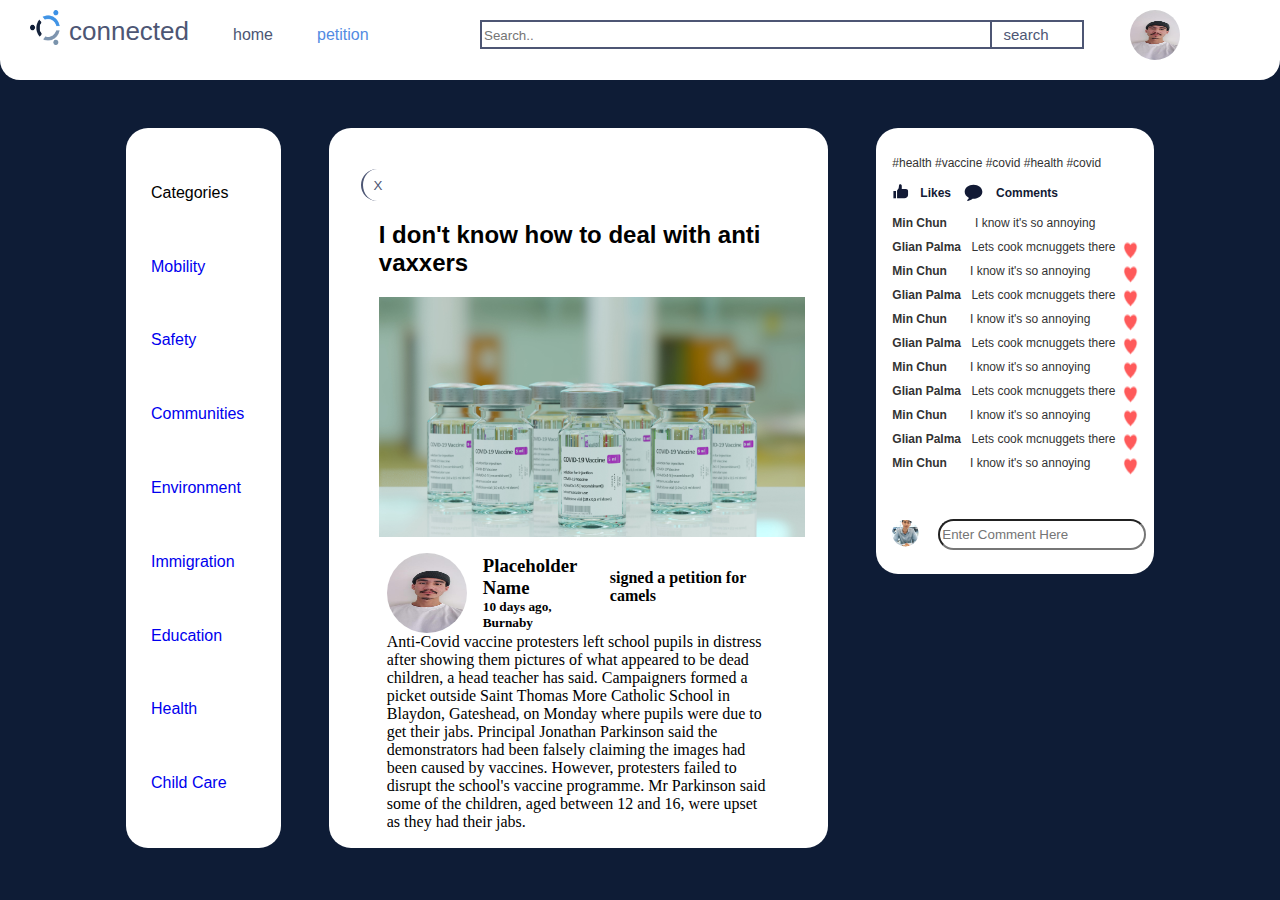
<file: index2.html>
<!DOCTYPE html>
<html lang="en">
  <head>
    <meta charset="UTF-8" />
    <meta http-equiv="X-UA-Compatible" content="IE=edge" />
    <meta name="viewport" content="width=device-width, initial-scale=1.0" />
    <link href="juhee.css" rel="stylesheet" type="text/css" />
    <script src="main.js"></script>
    <title>Document</title>
  </head>

  <body>
    <div>
      <div id="juhee_main">
        <div class="juhee_row header">
          <div class="nav_content1">
            <a class="navLinks"
              ><img
                id="logo"
                src="Images/logo_connected.png"
                alt="logo_connected"
            /></a>
            <a class="navLinks" id="app_title" href="">connected</a>
            <a class="navLinks" id="home" href="index.html">home</a>
            <a class="navLinks" id="petitions" href="index3.html">petition</a>
          </div>

          <div class="nav_content2">
            <form class="search" action="">
              <input class="searchbar" type="text" placeholder="Search.." />
              <button type="submit">search</button>
            </form>

            <a href="login.html"
              ><img id="avatar" src="Images/Julian.jpg" alt="julian"
            /></a>
          </div>
        </div>
        <div class="juhee_row content">
          <div class="juhee_col left" id="min_div">
            <div>
              <a id="min_menu_categories">Categories</a>
            </div>

            <div>
              <a id="min_menu" href="#">Mobility</a>
            </div>

            <div>
              <a id="min_menu" href="#">Safety</a>
            </div>

            <div>
              <a id="min_menu" href="#">Communities</a>
            </div>

            <div>
              <a id="min_menu" href="#">Environment</a>
            </div>

            <div>
              <a id="min_menu" href="#">Immigration</a>
            </div>

            <div>
              <a id="min_menu" class="min_menu_mobile" href="#">Education</a>
            </div>

            <div>
              <a id="min_menu" class="min_menu_mobile" href="#">Health</a>
            </div>

            <div>
              <a id="min_menu" class="min_menu_mobile" href="#">Child Care</a>
            </div>
          </div>
          <div class="juhee_col right">
            <div id="forbutton">
              <div class="michael_xButton">
                <button class="michael_x">X</button>
              </div>

              <div class="michael_container">
                <div class="michael_title">
                  <h2>I don't know how to deal with anti vaxxers</h2>
                </div>

                <div class="michael_page_img">
                  <img class="michael_img" src="./Images/vaccine.jpg" />
                </div>
                <div class="michael_postdetail">
                  <div class="michael_page_avatar">
                    <img class="michael_avatar_img" src="./Images/Julian.jpg" />

                    <div class="michael_page_avatar_container01">
                      <h3 class="michael_avatar_name">Placeholder Name</h3>

                      <h5 class="michael_avatar_postDate">
                        10 days ago, Burnaby
                      </h5>
                    </div>

                    <div class="michael_page_avatar_container02">
                      <h4 class="michael_avatar_detail">
                        signed a petition for camels
                      </h4>
                    </div>
                  </div>

                  <div class="michael_details_desc">
                    <p>
                      Anti-Covid vaccine protesters left school pupils in
                      distress after showing them pictures of what appeared to
                      be dead children, a head teacher has said. Campaigners
                      formed a picket outside Saint Thomas More Catholic School
                      in Blaydon, Gateshead, on Monday where pupils were due to
                      get their jabs. Principal Jonathan Parkinson said the
                      demonstrators had been falsely claiming the images had
                      been caused by vaccines. However, protesters failed to
                      disrupt the school's vaccine programme. Mr Parkinson said
                      some of the children, aged between 12 and 16, were upset
                      as they had their jabs.
                    </p>
                  </div>
                </div>
              </div>
            </div>
          </div>
          <div class="juhee_col right2">
            <div class="GlianMain">
              <p id="HashtagsGlian">#health #vaccine #covid #health #covid</p>

              <div id="LikeNCommentGlian">
                <img src="Images/thumbsup.svg" />
                <p class="Text1Glian">Likes</p>
                <img src="Images/message.svg" />
                <p class="Text1Glian">Comments</p>
              </div>

              <div class="UsernameGlian">
                <p class="BoldGlian">Min Chun &nbsp;</p>

                <p class="TextGlian">I know it's so annoying</p>

                <div class="UsernameMin">
                  <img class="hearts stroke" src="Images/heart.png" />
                </div>
              </div>

              <div class="UsernameGlian">
                <p class="BoldGlian">Glian Palma &nbsp;</p>
                <p class="TextGlian">Lets cook mcnuggets there</p>

                <div class="UsernameMin">
                  <img class="hearts" src="Images/heartRed.png" />
                </div>
              </div>

              <div class="UsernameGlian">
                <p class="BoldGlian">Min Chun &nbsp;</p>
                <p class="TextGlian">I know it's so annoying</p>
                <div class="UsernameMin">
                  <img class="hearts" src="Images/heartRed.png" />
                </div>
              </div>

              <div class="UsernameGlian">
                <p class="BoldGlian">Glian Palma &nbsp;</p>
                <p class="TextGlian">Lets cook mcnuggets there</p>
                <div class="UsernameMin">
                  <img class="hearts" src="Images/heartRed.png" />
                </div>
              </div>

              <div class="UsernameGlian">
                <p class="BoldGlian">Min Chun &nbsp;</p>
                <p class="TextGlian">I know it's so annoying</p>
                <div class="UsernameMin">
                  <img class="hearts" src="Images/heartRed.png" />
                </div>
              </div>

              <div class="UsernameGlian">
                <p class="BoldGlian">Glian Palma &nbsp;</p>
                <p class="TextGlian">Lets cook mcnuggets there</p>
                <div class="UsernameMin">
                  <img class="hearts" src="Images/heartRed.png" />
                </div>
              </div>

              <div class="UsernameGlian">
                <p class="BoldGlian">Min Chun &nbsp;</p>
                <p class="TextGlian">I know it's so annoying</p>
                <div class="UsernameMin">
                  <img class="hearts" src="Images/heartRed.png" />
                </div>
              </div>

              <div class="UsernameGlian">
                <p class="BoldGlian">Glian Palma &nbsp;</p>
                <p class="TextGlian">Lets cook mcnuggets there</p>
                <div class="UsernameMin">
                  <img class="hearts" src="Images/heartRed.png" />
                </div>
              </div>

              <div class="UsernameGlian">
                <p class="BoldGlian">Min Chun &nbsp;</p>
                <p class="TextGlian">I know it's so annoying</p>
                <div class="UsernameMin">
                  <img class="hearts" src="Images/heartRed.png" />
                </div>
              </div>

              <div class="UsernameGlian">
                <p class="BoldGlian">Glian Palma &nbsp;</p>
                <p class="TextGlian">Lets cook mcnuggets there</p>
                <div class="UsernameMin">
                  <img class="hearts" src="Images/heartRed.png" />
                </div>
              </div>

              <div class="UsernameGlian">
                <p class="BoldGlian">Min Chun &nbsp;</p>
                <p class="TextGlian">I know it's so annoying</p>
                <div class="UsernameMin">
                  <img class="hearts" src="Images/heartRed.png" />
                </div>
              </div>

              <div class="CommentGlian">
                <img src="Images/Avatar.png" />
                <input
                  class="commentBox"
                  type="text"
                  placeholder="Enter Comment Here"
                />
              </div>
            </div>
          </div>
        </div>
      </div>
    </div>
  </body>
</html>
</file>
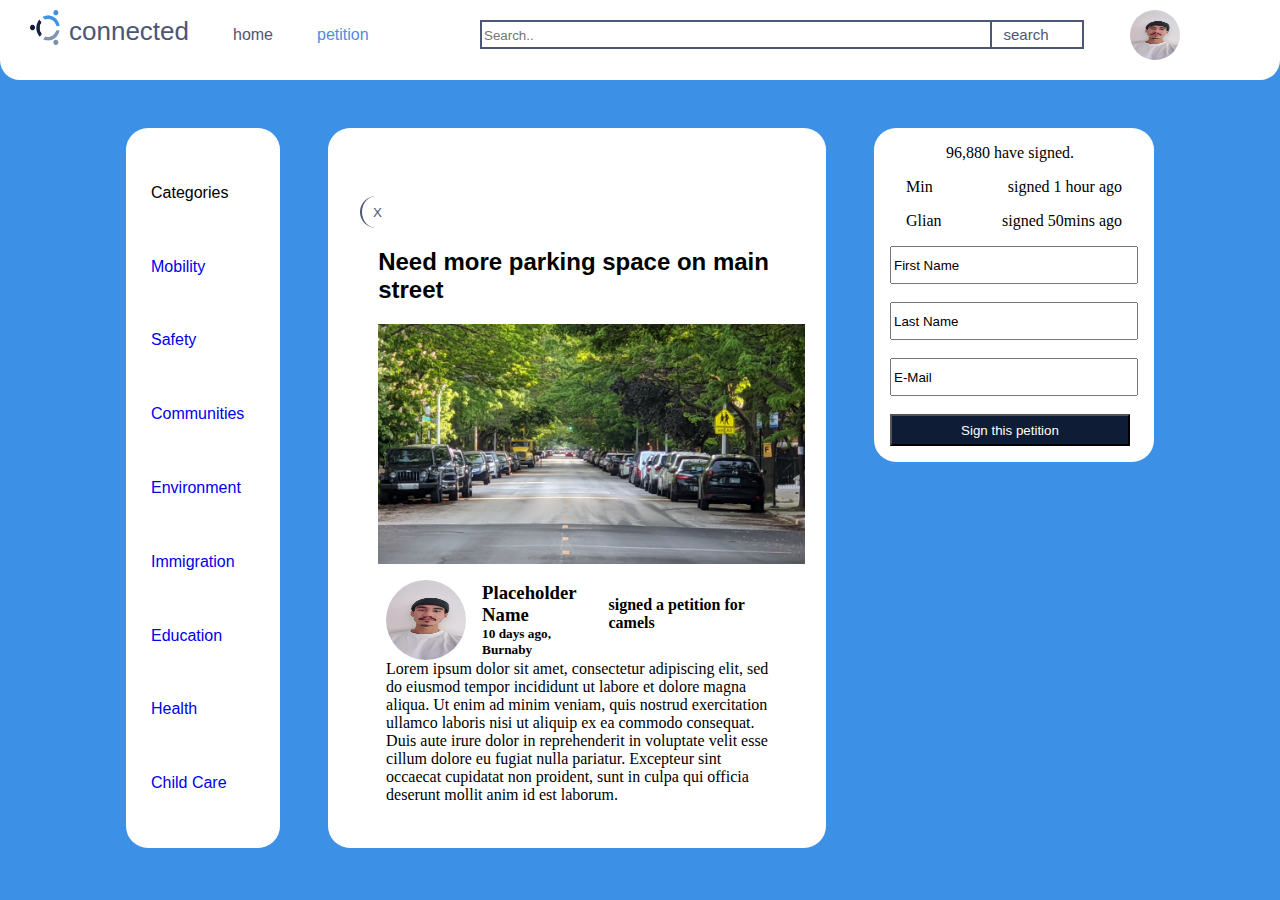
<file: index4.html>
<!DOCTYPE html>
<html lang="en">
  <head>
    <meta charset="UTF-8" />
    <meta http-equiv="X-UA-Compatible" content="IE=edge" />
    <meta name="viewport" content="width=device-width, initial-scale=1.0" />
    <link href="juhee.css" rel="stylesheet" type="text/css" />
    <script src="main.js"></script>
    <title>Document</title>
  </head>

  <body>
    <div>
      <div id="juhee_main2">
        <div class="juhee_row header">
          <div class="nav_content1">
            <a class="navLinks"
              ><img
                id="logo"
                src="Images/logo_connected.png"
                alt="logo_connected"
            /></a>
            <a class="navLinks" id="app_title" href="">connected</a>
            <a class="navLinks" id="home" href="index.html">home</a>
            <a class="navLinks" id="petitions" href="">petition</a>
          </div>

          <div class="nav_content2">
            <form class="search" action="">
              <input class="searchbar" type="text" placeholder="Search.." />
              <button type="submit">search</button>
            </form>

            <a href="login.html"
              ><img id="avatar" src="Images/Julian.jpg" alt="julian"
            /></a>
          </div>
        </div>
        <div class="juhee_row content">
          <div class="juhee_col left" id="min_div">
            <div>
              <a id="min_menu_categories">Categories</a>
            </div>

            <div>
              <a id="min_menu" href="#">Mobility</a>
            </div>

            <div>
              <a id="min_menu" href="#">Safety</a>
            </div>

            <div>
              <a id="min_menu" href="#">Communities</a>
            </div>

            <div>
              <a id="min_menu" href="#">Environment</a>
            </div>

            <div>
              <a id="min_menu" href="#">Immigration</a>
            </div>

            <div>
              <a id="min_menu" class="min_menu_mobile" href="#">Education</a>
            </div>

            <div>
              <a id="min_menu" class="min_menu_mobile" href="#">Health</a>
            </div>

            <div>
              <a id="min_menu" class="min_menu_mobile" href="#">Child Care</a>
            </div>
          </div>
          <div class="juhee_col right">
            <div id="forbutton">
              <div class="michael_xButton">
                <button class="michael_x">X</button>
              </div>

              <div class="michael_container">
                <div class="michael_title">
                  <h2>Need more parking space on main street</h2>
                </div>

                <div class="michael_page_img">
                  <img class="michael_img" src="./Images/streetpark.jpg" />
                </div>
                <div class="michael_postdetail">
                  <div class="michael_page_avatar">
                    <img class="michael_avatar_img" src="./Images/Julian.jpg" />

                    <div class="michael_page_avatar_container01">
                      <h3 class="michael_avatar_name">Placeholder Name</h3>

                      <h5 class="michael_avatar_postDate">
                        10 days ago, Burnaby
                      </h5>
                    </div>

                    <div class="michael_page_avatar_container02">
                      <h4 class="michael_avatar_detail">
                        signed a petition for camels
                      </h4>
                    </div>
                  </div>

                  <div class="michael_details_desc">
                    <p>
                      Lorem ipsum dolor sit amet, consectetur adipiscing elit,
                      sed do eiusmod tempor incididunt ut labore et dolore magna
                      aliqua. Ut enim ad minim veniam, quis nostrud exercitation
                      ullamco laboris nisi ut aliquip ex ea commodo consequat.
                      Duis aute irure dolor in reprehenderit in voluptate velit
                      esse cillum dolore eu fugiat nulla pariatur. Excepteur
                      sint occaecat cupidatat non proident, sunt in culpa qui
                      officia deserunt mollit anim id est laborum.
                    </p>
                  </div>
                </div>
              </div>
            </div>
          </div>
          <div class="juhee_col right2">
            <div id="min_petition_cont">
              <div id="min_petition_header">96,880 have signed.</div>
              <div id="min_petition_progress"></div>

              <div id="min_peition_signed">
                <div id="min_petition_signedcont">
                  <div id="min_peition_name">Min</div>
                  <div id="min_peition_hour">signed 1 hour ago</div>
                </div>
                <div id="min_petition_signedcont">
                  <div>Glian</div>
                  <div>signed 50mins ago</div>
                </div>
              </div>

              <div id="min_petition_input">
                <form action="/action_page.php">
                  <input
                    type="text"
                    class="petition_form"
                    name="fname"
                    value="First Name"
                  /><br />
                  <input
                    type="text"
                    class="petition_form"
                    name="lname"
                    value="Last Name"
                  /><br />
                  <input
                    type="text"
                    class="petition_form"
                    name="address"
                    value="E-Mail"
                  /><br />
                  <input
                    type="submit"
                    class="petition_form"
                    id="min_petition_submit"
                    value="Sign this petition"
                  />
                </form>
              </div>
            </div>
          </div>
        </div>
      </div>
    </div>
  </body>
</html>
</file>
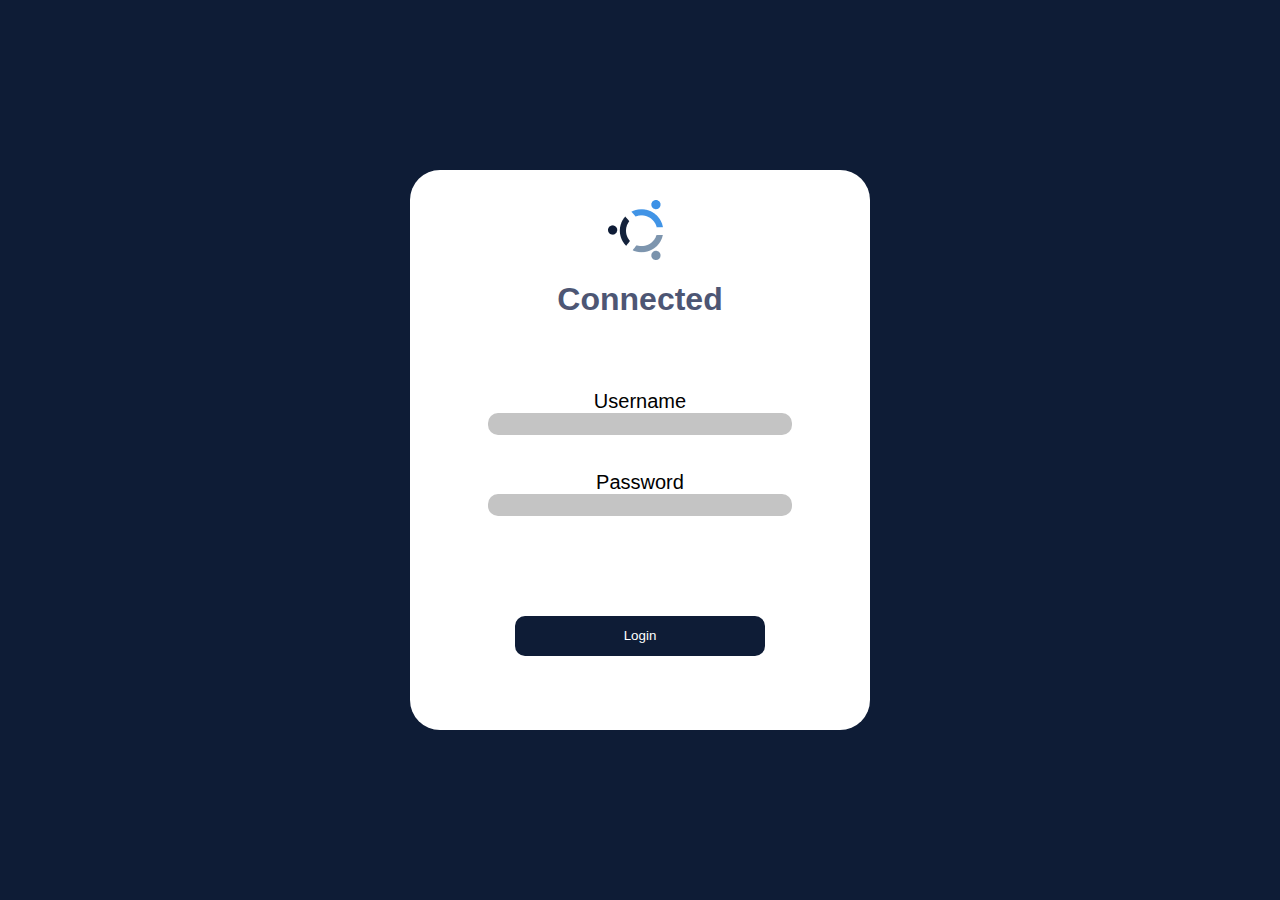
<file: login.html>
<!DOCTYPE html>
<html class="LoginBody" lang="en">
<head>
    <meta charset="UTF-8">
    <meta http-equiv="X-UA-Compatible" content="IE=edge">
    <meta name="viewport" content="width=device-width, initial-scale=1.0">
    <title>Login Page</title>
    <link rel="stylesheet" href="juhee.css">
</head>
<body class="LoginBody">

    <div id="LoginMain">

        <img src="Images/Logo.png">
        <h1 class="ConnectedGlian">Connected</h1>

        <div class="spaceGlian"></div>

        <label class="labelLogin">Username</label>
        <input class="inputLogin" type="text">

        <br>
        <br>

        <label class="passwordLogin">Password</label>
        <input class="inputLogin" type="password">

        <div class="spaceGlian"></div>
        <div class="spaceGlian"></div>

        <button class="buttonLogin" type="button">Login</button>
        

    </div>
    
</body>
</html>
</file>
<file: juhee.css>
body,
html {
  margin: 0;
  max-width: 100vw;
}

@media only screen and (min-width: 401px) {
  #juhee_main {
    max-width: 100vw;
    min-height: 100vh;
    background-color: #0e1c36;
    display: flex;
    flex-direction: column;
  }
  #juhee_main2 {
    max-width: 100vw;
    min-height: 100vh;
    background-color: #3c91e6;
    display: flex;
    flex-direction: column;
  }
  .main2 {
    width: 100vw;
    height: 100vh;
    background-color: #0e1c36;
    display: flex;
    flex-direction: column;
  }
  .juhee_row {
    display: flex;
    align-items: flex-start;
    justify-content: space-between;
  }

  .header {
    flex-basis: 80px;
    background-color: #ffff;
    border-radius: 0 0 20px 20px;
  }

  .content {
    flex-grow: 1;
  }

  .juheecol {
    display: flex;
    flex-direction: column;
  }

  .left {
    margin: 3rem 0 3rem 126px;
    border-radius: 22px;
    flex-basis: 13%;
    background-color: #ffff;
  }
  .right {
    margin: 3rem;
    border-radius: 22px;
    display: flex;
    flex-basis: 50%;
    background-color: #ffff;
    min-height: 80vh;
    justify-content: center;
    align-items: center;
    overflow: scroll;
  }
  .right1 {
    margin: 3rem 126px 25px 25px;
    border-radius: 22px;
    flex-basis: 70%;
    background-color: #ffff;
    /* 확인 필ㅛ */
    height: 80vh;
    overflow: scroll;
  }

  .right2 {
    margin: 3rem 126px 25px 0px;
    border-radius: 22px;
    flex-basis: 300px;
    height: 40%;
    background-color: #ffff;
    padding: 1rem;
  }

  /*
Min
*/

  #min_div {
    display: flex;
    flex-direction: column;
    justify-content: center;
    justify-content: space-evenly;
    text-align: left;
    padding-left: 25px;
    min-height: 80vh;
  }

  /* #min_categories {
  font-size: 26px;
  flex-direction: column;
  justify-content: center;
  justify-content: space-between;
} */

  #min_menu:visited {
    color: #bababa;
  }

  #min_menu:hover {
    color: #000000;
  }

  #min_menu:active {
    color: #000000;
  }

  /* Arielle Coding */
  #nav_content1 {
    width: 30%;
  }

  #nav_content2 {
    width: 60%;
    flex-direction: row;
    justify-content: flex-end;
  }

  .navLinks {
    padding: 20px;
  }

  a {
    font-family: "DM Sans", sans-serif;
    text-decoration: none;
  }

  #logo {
    width: 35px;
    height: 35px;
    padding: 10px;
    margin-bottom: -15px;
  }

  #app_title {
    font-size: 26px;
    color: #4d5674;
    margin-left: -50px;
  }

  #home {
    color: #538be2;
  }

  #petitions {
    color: #4d5674;
  }

  #avatar {
    border-radius: 50%;
    width: 50px;
    height: 50px;
    z-index: 1;
    margin-left: -150px;
    margin-top: 10px;
  }

  .search {
    width: 600px;
    height: 25px;

    border: 2px solid #4d5674;

    margin-left: -800px;
    margin-top: 20px;
    position: absolute;
  }

  .searchbar {
    width: 500px;
    border-radius: 8px 0 0 8px;
    border: 0;
  }

  form.search button {
    color: #4d5674;
    font-size: 15px;
  }

  button {
    border: 0;
    padding: 0;
    width: 70px;
    cursor: pointer;
    height: 25px;
    color: #4d5674;
    background: transparent;
    font-family: "DM Sans", sans-serif;
    border-radius: 0 8px 8px 0;
    border-left: 2px solid #4d5674;
  }

  /*Alicia Coding*/
  .aliciaheadings {
    display: flex;
    flex-direction: column;
    flex-basis: 20%;
    justify-content: center;
    align-items: left;
    margin-left: 10%;
  }

  .aliciahome {
    color: grey;
    font-size: 20px;
    text-decoration-line: underline;
  }

  .aliciatrendingposts {
    display: flex;
    color: grey;
    font-size: 26px;
  }

  .aliciaalldivs {
    display: flex;
    flex-grow: 1;
    flex-direction: column;
    align-items: center;
    justify-content: center;
  }

  .aliciadiv1 {
    display: flex;

    width: 80%;
    height: 166px;
    border: gray solid 0.5px;
    border-radius: 10px;
    margin-top: 10px;
    margin-bottom: 10px;
  }

  .aliciacontleft {
    display: flex;
    flex-direction: column;
    min-width: 100px;
    height: 166px;
    justify-content: center;
    text-align: center;
  }
  .aliciacontright {
    display: flex;
    flex-direction: column;
    justify-content: flex-end;
    width: 80%;
    height: 166px;
    margin-left: 15px;
    overflow: auto;
  }

  .aliciaimgs {
    display: flex;
    border-radius: 50px;
  }

  .aliciap {
    width: 80%;
  }

  .aliciah3 {
    width: 80%;
  }

  .aliciathumbsup {
    width: 80%;
    margin-bottom: 5px;
  }

  .aliciacontright2 {
    display: flex;
    justify-content: flex-start;
    width: 10%;
  }

  /*Juhee */
  .juheediv1 {
    display: flex;
    flex-direction: column;
    width: 80%;
    height: 166px;
    border: gray solid 0.5px;
    border-radius: 10px;
    margin-top: 10px;
    margin-bottom: 10px;
  }
  .michael_page_avatar {
    padding: 0 2% 0 2%;
    display: flex;
    flex-grow: 1;
    justify-content: space-between;
    align-items: center;
    flex-direction: row;
  }

  .michael_avatar_img {
    border-radius: 100%;
    min-width: 3rem;
    min-height: 3rem;
    max-width: 3rem;
    max-height: 3rem;
  }
  .juhee_leftcont {
    display: flex;
    flex-direction: row;
  }
  .michael_page_avatar_container01 {
    display: flex;
    flex-direction: column;
    justify-content: space-evenly;
  }
  .michael_page_avatar_container01 h3 {
    margin: 0 0 0 1rem;
  }
  .michael_page_avatar_container01 h5 {
    margin: 0 0 0 1rem;
  }

  .michael_avatar_name {
    margin: 0.5rem;
  }

  .michael_avatar_postDate {
    margin: 0.5rem;
  }

  .michael_page_avatar_container02 {
    display: flex;
    min-height: 65px;
  }

  .michael_avatar_detail {
    margin: 0.55rem;
  }
  .michael_details_desc {
    display: flex;
    flex-direction: column;
    padding: 0 2% 0 2%;
    flex-grow: 1;
  }
  .michael_details_desc p {
    display: flex;
    flex-direction: column;
    margin: 0;
  }
  .juheethumbsup {
    margin-top: 0.5rem;
  }
  .aliciatoparrow {
    margin-top: 0.5rem;
  }
  /*michael */

  #forbutton {
    display: flex;
    flex-direction: column;
    justify-content: center;
    align-items: center;
  }
  .michael_xButton {
    display: flex;
    width: 100%;
    flex-direction: row;
    justify-content: flex-start;
    /* flex-grow: 1; */
  }

  .michael_x {
    display: flex;
    justify-content: center;
    align-items: center;
    margin-left: 2rem;
    margin-top: 1.5rem;
    /* margin-bottom: 0rem; */
    border-radius: 100%;
    min-width: 2rem;
    max-width: 2rem;
    min-height: 2rem;
    min-height: 2rem;
  }

  .michael_container {
    display: flex;
    flex-direction: column;
    flex-grow: 1;
    max-width: 80%;
    /* padding-left: 7.5rem; */
    /* padding-right: 7.5rem; */
  }

  .michael_title {
    font-family: sans-serif;

    display: flex;
    flex-grow: 3;
    /* justify-content: center; */
  }

  .michael_page_img {
    display: flex;
    flex-grow: 3;
    /* justify-content: center; */
    margin-bottom: 1rem;
  }

  .michael_img {
    display: flex;
    flex-grow: 1;
    /* justify-content: center; */
    /* max-width: 100%; */
    max-height: 15rem;
    object-fit: cover;
    object-position: 50% 100%;
  }
  .michael_postdetail {
    display: flex;
    flex-direction: column;
    flex-grow: 1;
  }
  .michael_page_avatar {
    display: flex;
    flex-grow: 1;
    /* justify-content: left; */
    align-items: center;
    flex-direction: row;
  }

  .michael_avatar_img {
    border-radius: 100%;
    min-width: 5rem;
    min-height: 5rem;
    max-width: 5rem;
    max-height: 5rem;
  }

  .michael_page_avatar_container01 {
    display: flex;
    flex-direction: column;
    justify-content: space-evenly;
    min-height: 65px;
  }

  .michael_avatar_name {
    margin: 0.5rem;
  }

  .michael_avatar_postDate {
    margin: 0.5rem;
  }

  .michael_page_avatar_container02 {
    display: flex;
    /* align-items: flex-start; */
    /* flex-direction: column; */
    /* justify-content: flex-start; */
    min-height: 65px;
  }

  .michael_avatar_detail {
    margin: 0.55rem;
  }
  /* ------------ GLIAN'S CODE ----------- */

  #GlianMain {
    display: flex;
    flex-direction: column;
    background-color: white;
    margin: 1.5rem 3rem 0 0;
    width: 275px;
    height: 357px;
    border-radius: 25px;
    padding: 1rem;
  }

  #HashtagsGlian {
    color: #333333;
    font-family: Arial, sans-serif;
    font-size: 12px;
  }

  #LikeNCommentGlian {
    display: flex;
    flex-direction: row;
    justify-content: flex-start;
    align-items: flex-start;
    margin-right: 70px;
  }

  .Text1Glian {
    margin: 10px;
    font-family: Arial, Helvetica, sans-serif;
    font-size: 12px;
    font-weight: bold;
    color: #121a35;
    position: relative;
    bottom: 6px;
  }

  .UsernameGlian {
    display: flex;
    flex-direction: row;
    align-content: flex-start;
  }

  .BoldGlian {
    font-family: Arial, Helvetica, sans-serif;
    font-weight: bold;
    font-size: 12px;
    color: #333333;
    margin: 0;
    flex-grow: 1;
  }

  .TextGlian {
    font-family: Arial, Helvetica, sans-serif;
    font-size: 12px;
    color: #333333;
    margin: 0;
    flex-grow: 2;
  }

  .hearts {
    flex-grow: 1;
    height: 20px;
    width: 15px;
  }

  .stroke {
    width: 0;
    height: 20px;
  }

  .CommentGlian {
    margin-top: 40px;
  }

  .commentBox {
    position: relative;
    bottom: 8px;
    left: 15px;
    width: 200px;
    height: 25px;
    border-radius: 20px;
  }

  /* ---------------- Login Page CSS ---------------- */

  .LoginBody {
    margin: 0;
    background-color: #0e1c36;
    display: flex;
    align-items: center;
    justify-content: center;
    height: 100%;
    width: 100%;
  }

  #LoginMain {
    display: flex;
    flex-direction: column;
    align-items: center;
    background-color: white;
    padding: 30px;
    width: 400px;
    height: 500px;
    border-radius: 30px;
  }

  .ConnectedGlian {
    font-family: Arial, Helvetica, sans-serif;
    color: #4d5674;
  }

  .labelLogin {
    font-family: Arial, Helvetica, sans-serif;
    font-size: 20px;
  }

  .spaceGlian {
    height: 50px;
  }

  .inputLogin {
    width: 300px;
    height: 20px;
    border-radius: 10px;
    border: none;
    background-color: #c4c4c4;
  }

  .passwordLogin {
    font-family: Arial, Helvetica, sans-serif;
    font-size: 20px;
  }

  .buttonLogin {
    width: 250px;
    height: 40px;
    background-color: #0e1c36;
    border: none;
    border-radius: 10px;
    color: white;
  }

  /* -------- End of Login --------- */

  /* Start of Nav Bar */

  #nav_content1 {
    width: 30%;
  }

  #nav_content2 {
    width: 60%;
    flex-direction: row;
    justify-content: flex-end;
  }

  .navLinks {
    padding: 20px;
  }

  a {
    font-family: "DM Sans", sans-serif;
    text-decoration: none;
  }

  #logo {
    width: 35px;
    height: 35px;
    padding: 10px;

    margin-bottom: -15px;
  }

  #app_title {
    font-size: 26px;
    color: #4d5674;

    margin-left: -50px;
  }

  #home {
    color: #4d5674;
  }

  #petitions {
    color: #538be2;
  }

  #avatar {
    border-radius: 50%;
    width: 50px;
    height: 50px;
    z-index: 1;
    margin-left: -150px;
    margin-top: 10px;
  }

  .search {
    width: 600px;
    height: 25px;

    border: 2px solid #4d5674;

    margin-left: -800px;
    margin-top: 20px;
    position: absolute;
  }

  .searchbar {
    width: 500px;
    border-radius: 8px 0 0 8px;
    border: 0;
  }

  form.search button {
    color: #4d5674;
    font-size: 15px;
  }

  button {
    border: 0;
    padding: 0;
    width: 70px;

    cursor: pointer;
    height: 25px;

    color: #4d5674;
    background: transparent;
    font-family: "DM Sans", sans-serif;
    border-radius: 0 8px 8px 0;
    border-left: 2px solid #4d5674;
  }
  /* Min Petition Sidebar*/

  #min_petition_cont {
    display: flex;
    justify-content: center;
    flex-direction: column;
  }

  #min_petition_header {
    text-align: center;
    width: 15rem;
  }

  #min_petition_signedcont {
    display: flex;
    flex-direction: row;
    justify-content: space-between;
    margin: 1rem;
  }

  #min_petition_input {
    display: flex;
    justify-content: center;
  }

  #min_petition_submit {
    align-items: center;
    color: #fff;
    text-align: center;
    background-color: #0e1c36;
  }

  .petition_form {
    display: flex;
    width: 15rem;
    height: 2rem;
  }
}
/*End of Nav Bar*/

/* min responsive */
@media only screen and (max-width: 400px) {
  .juhee_row {
    display: flex;
    flex-direction: column;
    align-items: center;
    justify-content: space-between;
  }

  .juhee_row {
    display: flex;
    align-items: center;
    justify-content: space-between;
  }

  #juhee_main {
    max-width: 100vw;
    min-height: 100vh;
    background-color: #0e1c36;
    /* display: flex;
    flex-direction: column; */
  }

  #juhee_main2 {
    max-width: 100vw;
    min-height: 100vh;
    background-color: #3c91e6;
    /* display: flex;
    flex-direction: column; */
  }
  .juheediv1 {
    background-color: #fff;
    margin: 1rem;
  }

  .header {
    min-height: 10vh;
    background-color: #fff;
    border-radius: 0 0 20px 20px;
  }

  .nav_content2 {
    display: none;
  }

  #app_title {
    display: none;
  }

  #home {
    display: none;
  }

  #petitions {
    display: none;
  }

  #min_div {
    display: flex;
    flex-direction: row;
    justify-content: center;
    justify-content: space-around;
    flex-wrap: wrap;
    width: 100vw;
    margin-top: 1rem;

    /* align-items: center; */
  }

  #min_menu_categories {
    display: none;
  }

  .min_menu_mobile {
    display: none;
  }

  #min_menu:visited {
    color: #bababa;
  }

  #min_menu:hover {
    color: #000000;
  }

  #min_menu:active {
    color: #000000;
  }

  /* #min_categories {
    display:flex;
    justify-content: center;
    flex-direction: row;
    justify-content: space-between;
  } */

  #min_menu {
    text-align: center;
  }

  .aliciadiv1 {
    display: flex;
    flex-direction: row;
    padding: 5%;
    border-style: solid;
    border-radius: 15px;
    border-color: peachpuff;
    border-width: thin;
    margin-bottom: 5%;
    background-color: #fff;
    margin: 1rem;
  }
  .aliciacontleft {
    display: flex;
    flex-direction: column;
    width: 20%;
    /* height: 166px; */
    justify-content: center;
    text-align: center;
  }

  .aliciacontright {
    display: flex;
    flex-direction: column;
    justify-content: center;
    /* height: 166px; */
    margin-left: 15%;
    overflow: auto;
  }

  .aliciap {
    display: none;
  }

  .aliciacontright2 {
    display: none;
  }

  .aliciaimgs {
    display: flex;
    border-radius: 50px;
  }

  .michael_avatar_img {
    display: flex;
    border-radius: 50px;
    width: 15%;
  }

  .juhee_leftcont {
    display: flex;
  }
  .michael_page_avatar_container01 {
    display: flex;
  }
  .michael_page_avatar_container02 {
    display: none;
  }

  .aliciahome {
    display: none;
  }
  .aliciatrendingposts {
    text-align: center;
    color: #fff;
  }

  .juheediv1 {
    border-style: solid;
    border-radius: 15px;
    border-color: lightblue;
    border-width: thin;
    margin-bottom: 5%;
    padding: 5px;
  }

  .juheethumbsup {
    display: flex;
    justify-content: end;
  }
  #GlianMain {
    display: flex;
    flex-direction: column;
    background-color: white;
    margin: 1.5rem 3rem 0 0;
    width: 275px;
    height: 357px;
    border-radius: 25px;
    padding: 1rem;
  }
  .michael_img {
    display: flex;
    /* justify-content: center; */
    /* max-width: 100%; */
    max-height: 15rem;
    object-fit: cover;
    object-position: 50% 100%;
  }
  #forbutton {
    display: flex;
    flex-direction: column;
    justify-content: center;
    align-items: center;
    background-color: #ffff;
    border-radius: 30px;
    padding: 1rem;
    margin: 2rem;
    width: 90vw;
  }
  .michael_avatar_img {
    display: flex;
    flex-direction: row;
    justify-content: flex-start;
    border-radius: 200%;
    min-width: 3rem;
    min-height: 3rem;
    max-width: 3rem;
    max-height: 3rem;
  }
  .michael_page_avatar_container01 {
    display: flex;
    flex-direction: row;
    justify-content: space-evenly;
  }
  .michael_page_avatar {
    display: flex;
    flex-grow: 1;
    justify-content: space-between;
    align-items: center;
    flex-direction: row;
  }
  .right2 {
    border-radius: 22px;
    width: 90vw;
    background-color: #ffff;
    padding: 1rem;
    margin: 2rem;
  }
  .UsernameGlian {
    width: 100%;
    flex-direction: row;
    align-content: flex-start;
  }
  #LikeNCommentGlian {
    display: flex;
    flex-direction: row;
    justify-content: flex-start;
    align-items: flex-start;
  }
  .BoldGlian {
    display: flex;
    flex-direction: row;
    font-family: Arial, Helvetica, sans-serif;
    font-weight: bold;
    font-size: 12px;
    color: #333333;
    margin: 0;
    flex-grow: 1;
  }

  .TextGlian {
    display: flex;
    flex-direction: row;
    font-family: Arial, Helvetica, sans-serif;
    font-size: 12px;
    color: #333333;
    margin: 0;
    flex-grow: 2;
  }

  .hearts {
    display: flex;
    flex-direction: row;
    flex-grow: 1;
    height: 20px;
    width: 20px;
  }

  .UsernameGlian {
    display: flex;
    flex-direction: row;
    align-content: space-between;
  }
}
</file>
